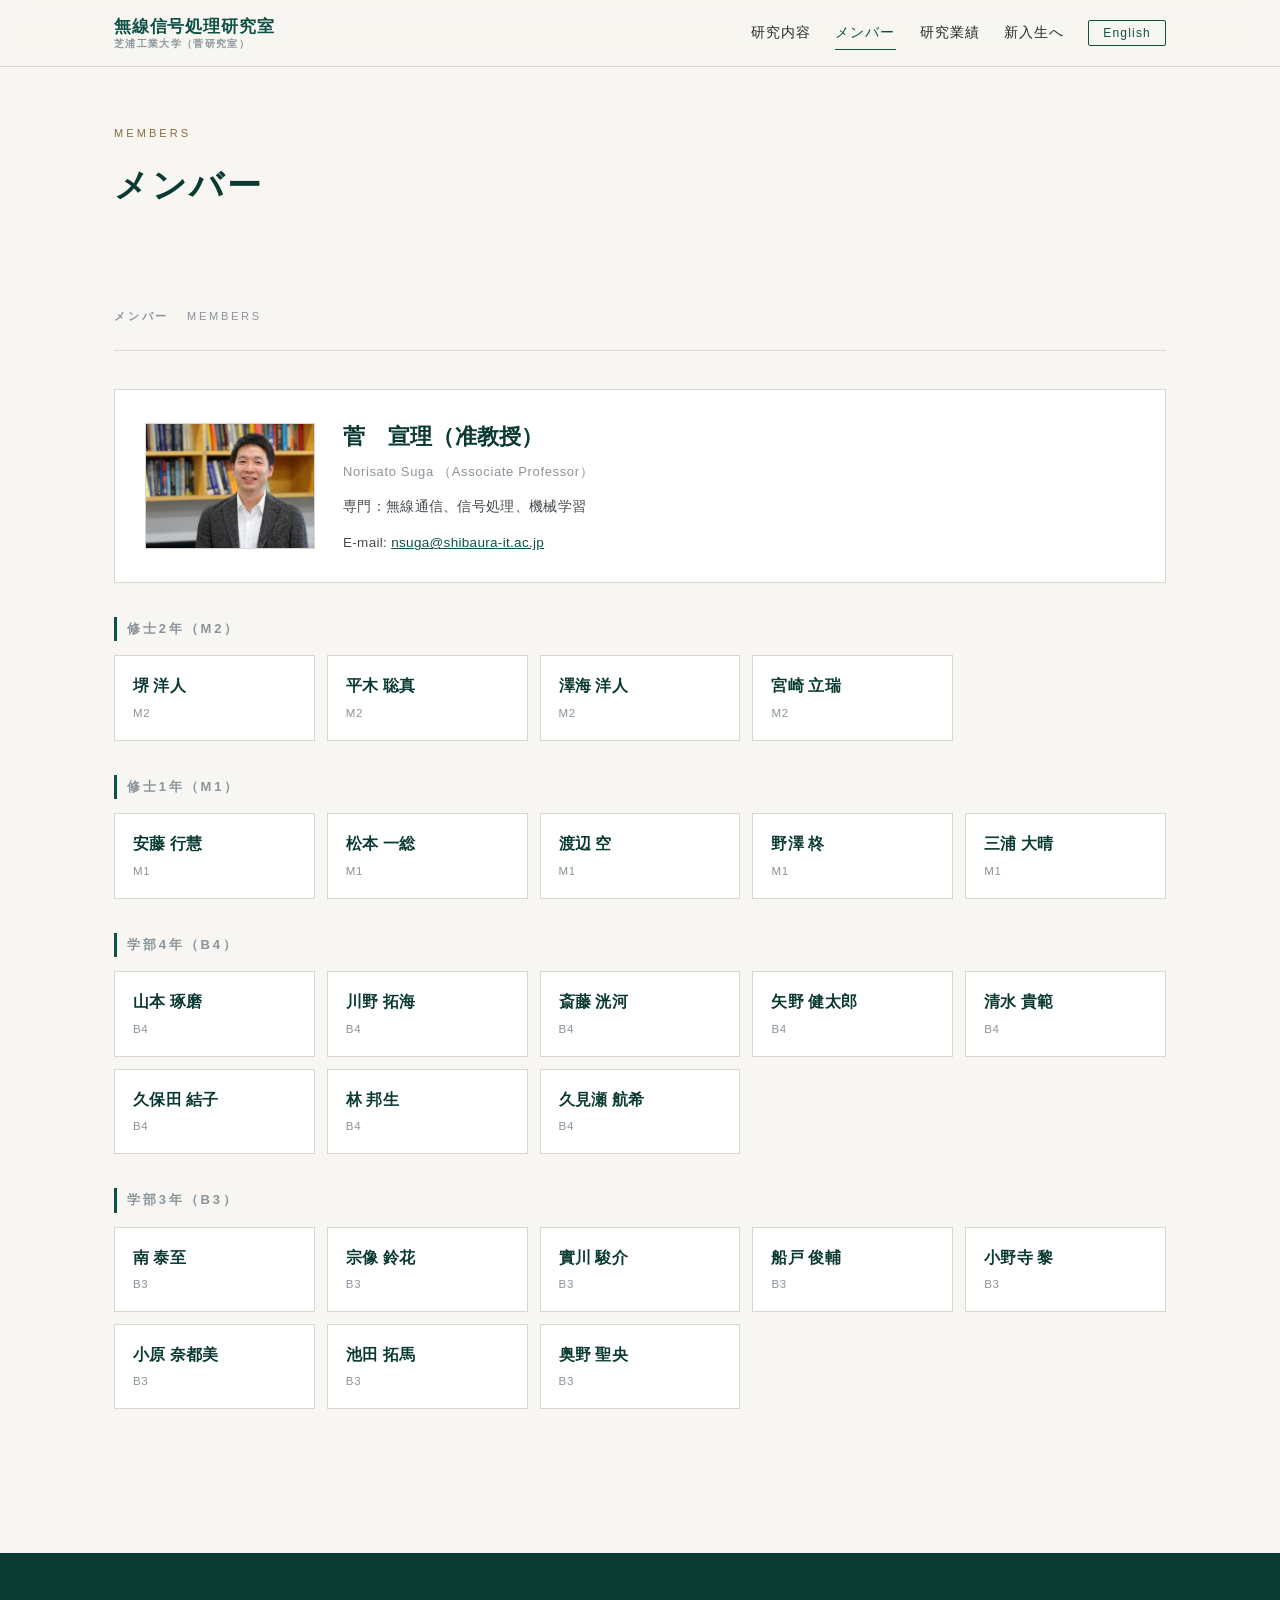
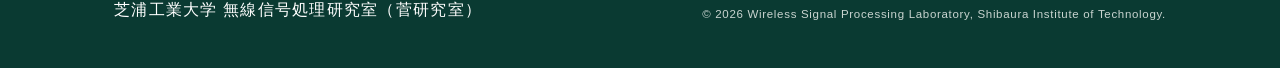
<file: members.html>
<!DOCTYPE html>
<html lang="ja" data-lang="ja">
<head>
<meta charset="UTF-8">
<meta name="viewport" content="width=device-width, initial-scale=1.0">
<title>メンバー | 芝浦工業大学 無線信号処理研究室</title>
<link rel="stylesheet" href="style.css">
<script src="main.js" defer></script>
</head>
<body>

<header>
  <div class="header-inner">
    <a class="brand" href="index.html">
      <span class="jp">無線信号処理研究室</span><span class="en">Wireless Signal Processing Lab</span>
      <small><span class="jp">芝浦工業大学（菅研究室）</span><span class="en">Shibaura Institute of Technology — Suga Lab</span></small>
    </a>
    <button class="menu-btn" aria-label="menu" onclick="document.querySelector('nav').classList.toggle('open')">☰</button>
    <nav>
      <a href="research.html"><span class="jp">研究内容</span><span class="en">Research</span></a>
      <a href="members.html" class="active"><span class="jp">メンバー</span><span class="en">Members</span></a>
      <a href="publications.html"><span class="jp">研究業績</span><span class="en">Publications</span></a>
      <a href="newcomers.html"><span class="jp">新入生へ</span><span class="en">For Newcomers</span></a>
      <button class="lang-btn" onclick="toggleLang()"><span class="jp">English</span><span class="en">日本語</span></button>
    </nav>
  </div>
</header>

<main id="top">
  <div class="page-head">
    <div class="ph-en">MEMBERS</div>
    <h1><span class="jp">メンバー</span><span class="en">Members</span></h1>
  </div>

<section id="members" class="reveal">
    <div class="sec-head"><h2><span class="jp">メンバー</span><span class="en">Members</span></h2><span>MEMBERS</span></div>

    <div class="faculty-card">
      <img class="f-photo" src="[data-uri]" alt="菅 宣理 准教授">
      <div>
        <div class="f-name"><span class="jp">菅　宣理（准教授）</span><span class="en">Norisato Suga (Associate Professor)</span></div>
        <div class="f-romaji jp">Norisato Suga （Associate Professor）</div>
        <div style="font-size:13.5px;color:#454b50;margin-top:10px">
          <span class="jp">専門：無線通信、信号処理、機械学習</span>
          <span class="en">Research interests: wireless communications, signal processing, machine learning</span>
        </div>
        <div class="f-mail">E-mail: <a href="mailto:nsuga@shibaura-it.ac.jp">nsuga@shibaura-it.ac.jp</a></div>
      </div>
    </div>

    <div class="member-group">
      <h3><span class="jp">修士2年（M2）</span><span class="en">MASTER'S STUDENTS — M2</span></h3>
      <div class="member-grid">
        <div class="m-card"><div class="m-name"><span class="jp">堺 洋人</span><span class="en">Hiroto Sakai</span></div><div class="m-role">M2</div></div>
        <div class="m-card"><div class="m-name"><span class="jp">平木 聡真</span><span class="en">Soma Hiraki</span></div><div class="m-role">M2</div></div>
        <div class="m-card"><div class="m-name"><span class="jp">澤海 洋人</span><span class="en">Hiroto Somi</span></div><div class="m-role">M2</div></div>
        <div class="m-card"><div class="m-name"><span class="jp">宮崎 立瑞</span><span class="en">Ritsuki Miyazaki</span></div><div class="m-role">M2</div></div>
      </div>
    </div>

    <div class="member-group">
      <h3><span class="jp">修士1年（M1）</span><span class="en">MASTER'S STUDENTS — M1</span></h3>
      <div class="member-grid">
        <div class="m-card"><div class="m-name"><span class="jp">安藤 行慧</span><span class="en">Yukie Ando</span></div><div class="m-role">M1</div></div>
        <div class="m-card"><div class="m-name"><span class="jp">松本 一総</span><span class="en">Kazusa Matsumoto</span></div><div class="m-role">M1</div></div>
        <div class="m-card"><div class="m-name"><span class="jp">渡辺 空</span><span class="en">Sora Watanabe</span></div><div class="m-role">M1</div></div>
        <div class="m-card"><div class="m-name"><span class="jp">野澤 柊</span><span class="en">Shu Nozawa</span></div><div class="m-role">M1</div></div>
        <div class="m-card"><div class="m-name"><span class="jp">三浦 大晴</span><span class="en">Taisei Miura</span></div><div class="m-role">M1</div></div>
      </div>
    </div>

    <div class="member-group">
      <h3><span class="jp">学部4年（B4）</span><span class="en">UNDERGRADUATES — B4</span></h3>
      <div class="member-grid">
        <div class="m-card"><div class="m-name"><span class="jp">山本 琢磨</span><span class="en">Takuma Yamamoto</span></div><div class="m-role">B4</div></div>
        <div class="m-card"><div class="m-name"><span class="jp">川野 拓海</span><span class="en">Takumi Kawano</span></div><div class="m-role">B4</div></div>
        <div class="m-card"><div class="m-name"><span class="jp">斎藤 洸河</span><span class="en">Koga Saito</span></div><div class="m-role">B4</div></div>
        <div class="m-card"><div class="m-name"><span class="jp">矢野 健太郎</span><span class="en">Kentaro Yano</span></div><div class="m-role">B4</div></div>
        <div class="m-card"><div class="m-name"><span class="jp">清水 貴範</span><span class="en">Takanori Shimizu</span></div><div class="m-role">B4</div></div>
        <div class="m-card"><div class="m-name"><span class="jp">久保田 結子</span><span class="en">Yuiko Kubota</span></div><div class="m-role">B4</div></div>
        <div class="m-card"><div class="m-name"><span class="jp">林 邦生</span><span class="en">Kunio Hayashi</span></div><div class="m-role">B4</div></div>
        <div class="m-card"><div class="m-name"><span class="jp">久見瀬 航希</span><span class="en">Koki Kumise</span></div><div class="m-role">B4</div></div>
      </div>
    </div>

    <div class="member-group">
      <h3><span class="jp">学部3年（B3）</span><span class="en">UNDERGRADUATES — B3</span></h3>
      <div class="member-grid">
        <div class="m-card"><div class="m-name"><span class="jp">南 泰至</span><span class="en">Taishi Minami</span></div><div class="m-role">B3</div></div>
        <div class="m-card"><div class="m-name"><span class="jp">宗像 鈴花</span><span class="en">Suzuka Munakata</span></div><div class="m-role">B3</div></div>
        <div class="m-card"><div class="m-name"><span class="jp">實川 駿介</span><span class="en">Shunsuke Jitsukawa</span></div><div class="m-role">B3</div></div>
        <div class="m-card"><div class="m-name"><span class="jp">船戸 俊輔</span><span class="en">Shunsuke Funato</span></div><div class="m-role">B3</div></div>
        <div class="m-card"><div class="m-name"><span class="jp">小野寺 黎</span><span class="en">Rei Onodera</span></div><div class="m-role">B3</div></div>
        <div class="m-card"><div class="m-name"><span class="jp">小原 奈都美</span><span class="en">Natsumi Ohara</span></div><div class="m-role">B3</div></div>
        <div class="m-card"><div class="m-name"><span class="jp">池田 拓馬</span><span class="en">Takuma Ikeda</span></div><div class="m-role">B3</div></div>
        <div class="m-card"><div class="m-name"><span class="jp">奥野 聖央</span><span class="en">Seo Okuno</span></div><div class="m-role">B3</div></div>
      </div>
    </div>
  </section>

</main>

<footer>
  <div class="footer-inner">
    <div class="f-brand"><span class="jp">芝浦工業大学 無線信号処理研究室（菅研究室）</span><span class="en">Wireless Signal Processing Laboratory, Shibaura Institute of Technology</span></div>
    <small>&copy; 2026 Wireless Signal Processing Laboratory, Shibaura Institute of Technology.</small>
  </div>
</footer>
</body>
</html>
</file>
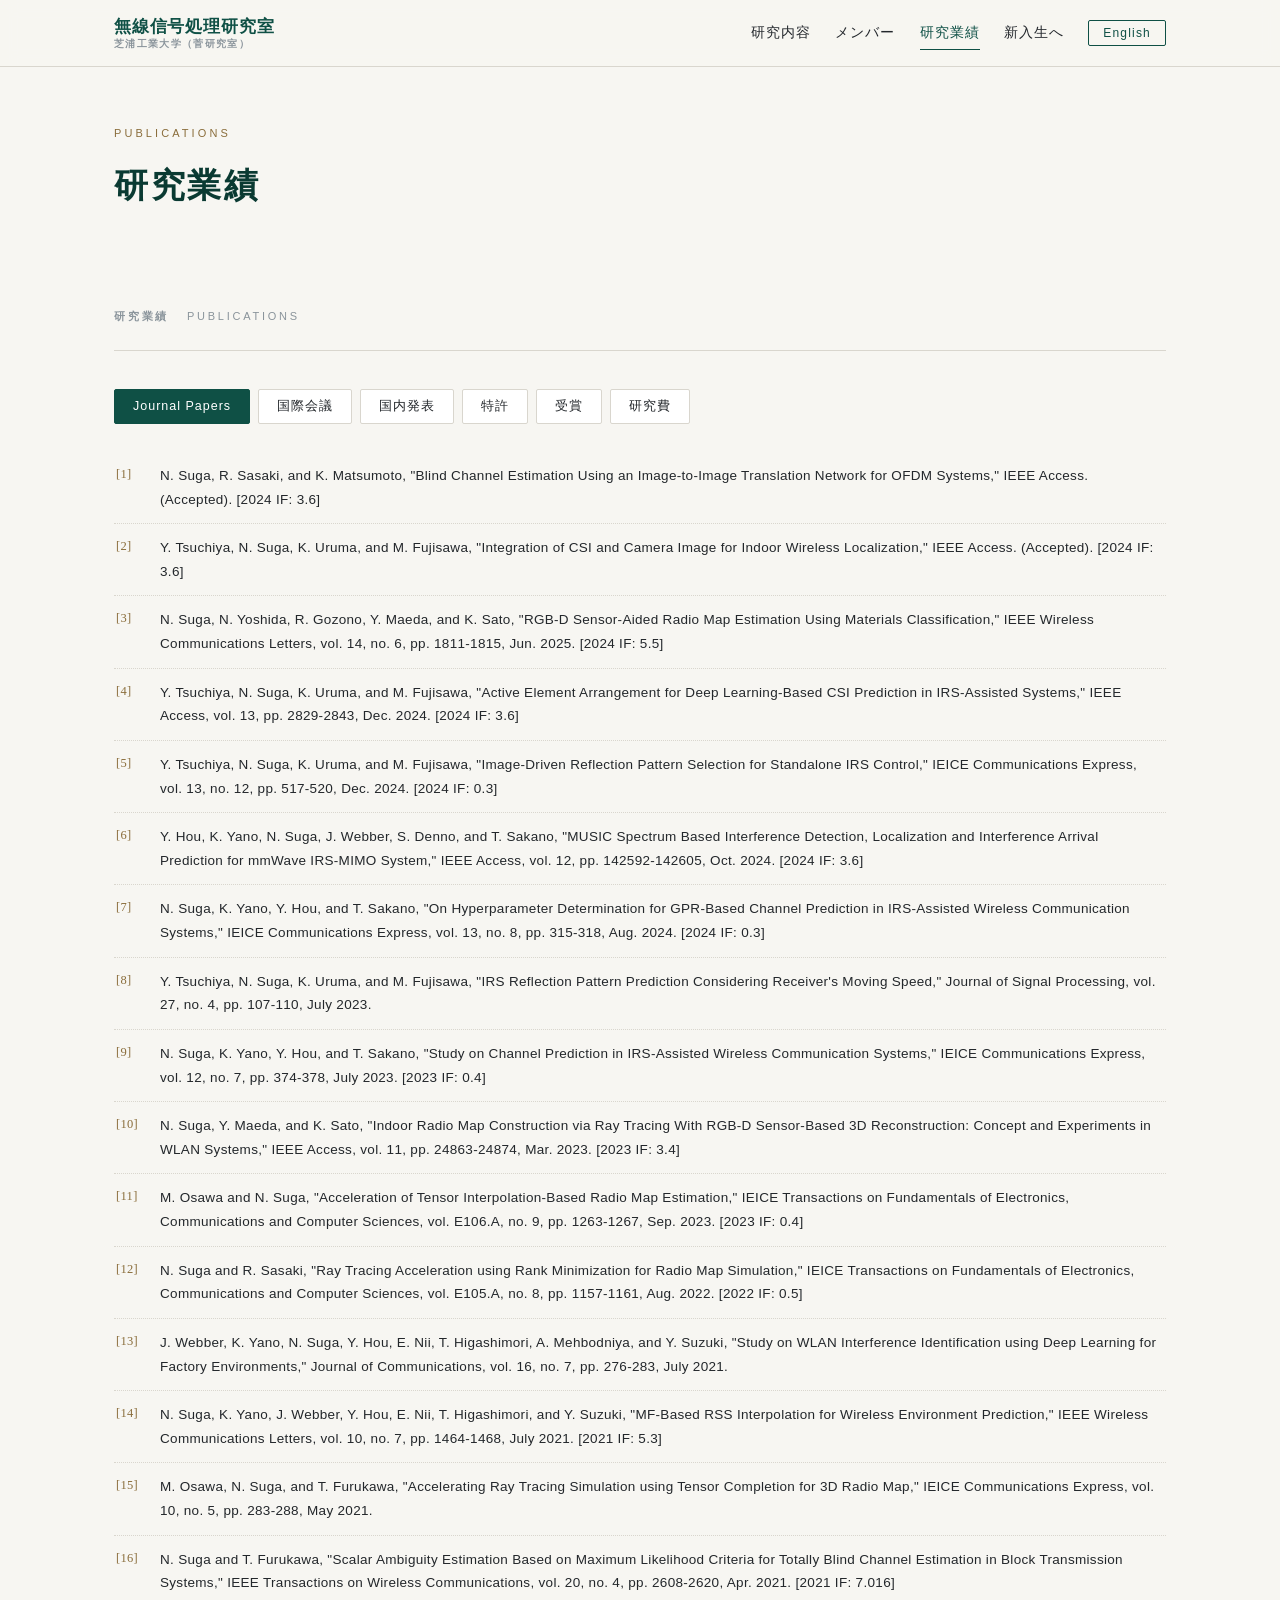
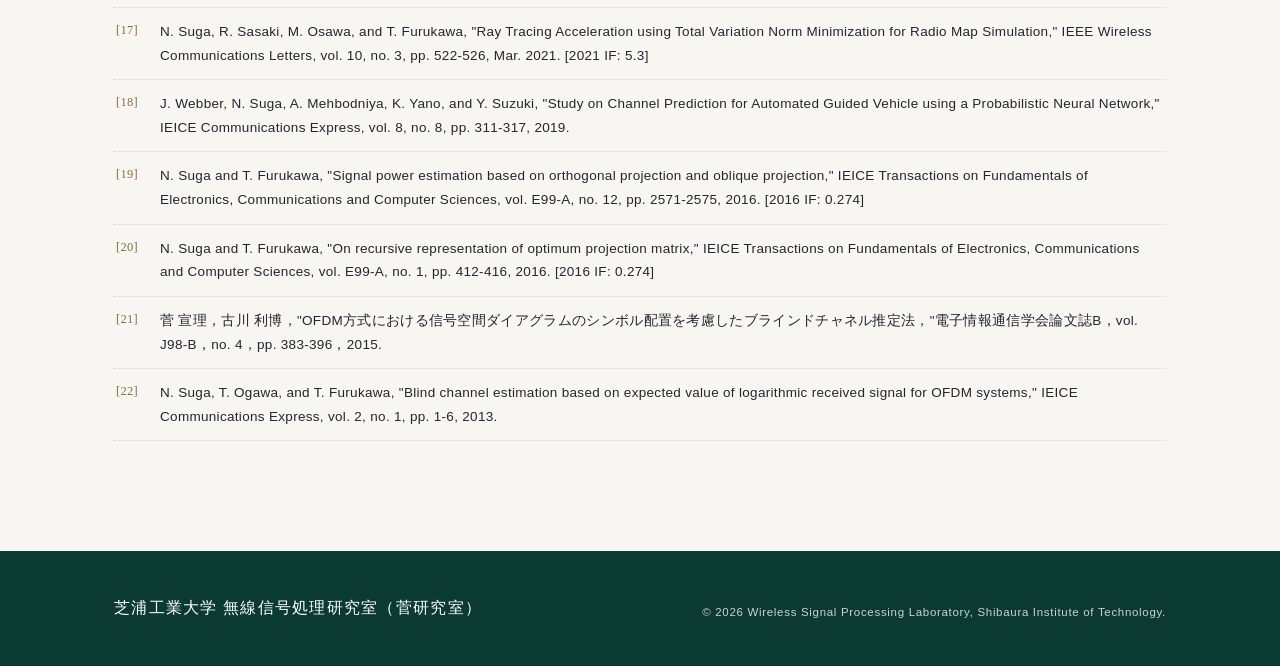
<file: publications.html>
<!DOCTYPE html>
<html lang="ja" data-lang="ja">
<head>
<meta charset="UTF-8">
<meta name="viewport" content="width=device-width, initial-scale=1.0">
<title>研究業績 | 芝浦工業大学 無線信号処理研究室</title>
<link rel="stylesheet" href="style.css">
<script src="main.js" defer></script>
</head>
<body>

<header>
  <div class="header-inner">
    <a class="brand" href="index.html">
      <span class="jp">無線信号処理研究室</span><span class="en">Wireless Signal Processing Lab</span>
      <small><span class="jp">芝浦工業大学（菅研究室）</span><span class="en">Shibaura Institute of Technology — Suga Lab</span></small>
    </a>
    <button class="menu-btn" aria-label="menu" onclick="document.querySelector('nav').classList.toggle('open')">☰</button>
    <nav>
      <a href="research.html"><span class="jp">研究内容</span><span class="en">Research</span></a>
      <a href="members.html"><span class="jp">メンバー</span><span class="en">Members</span></a>
      <a href="publications.html" class="active"><span class="jp">研究業績</span><span class="en">Publications</span></a>
      <a href="newcomers.html"><span class="jp">新入生へ</span><span class="en">For Newcomers</span></a>
      <button class="lang-btn" onclick="toggleLang()"><span class="jp">English</span><span class="en">日本語</span></button>
    </nav>
  </div>
</header>

<main id="top">
  <div class="page-head">
    <div class="ph-en">PUBLICATIONS</div>
    <h1><span class="jp">研究業績</span><span class="en">Publications</span></h1>
  </div>

<section id="publications" class="reveal">
    <div class="sec-head"><h2><span class="jp">研究業績</span><span class="en">Publications</span></h2><span>PUBLICATIONS</span></div>

    <div class="tabs" role="tablist">
      <button class="tab-btn active" onclick="showTab(event,'journal')">Journal Papers</button>
      <button class="tab-btn" onclick="showTab(event,'conf')"><span class="jp">国際会議</span><span class="en">Int'l Conferences</span></button>
      <button class="tab-btn" onclick="showTab(event,'domestic')"><span class="jp">国内発表</span><span class="en">Domestic Talks</span></button>
      <button class="tab-btn" onclick="showTab(event,'patent')"><span class="jp">特許</span><span class="en">Patents</span></button>
      <button class="tab-btn" onclick="showTab(event,'award')"><span class="jp">受賞</span><span class="en">Awards</span></button>
      <button class="tab-btn" onclick="showTab(event,'grant')"><span class="jp">研究費</span><span class="en">Grants</span></button>
    </div>

    <div class="tab-panel active" id="tab-journal">
      <ol class="pub-list">
        <li>N. Suga, R. Sasaki, and K. Matsumoto, "Blind Channel Estimation Using an Image-to-Image Translation Network for OFDM Systems," IEEE Access. (Accepted). [2024 IF: 3.6]</li>
        <li>Y. Tsuchiya, N. Suga, K. Uruma, and M. Fujisawa, "Integration of CSI and Camera Image for Indoor Wireless Localization," IEEE Access. (Accepted). [2024 IF: 3.6]</li>
        <li>N. Suga, N. Yoshida, R. Gozono, Y. Maeda, and K. Sato, "RGB-D Sensor-Aided Radio Map Estimation Using Materials Classification," IEEE Wireless Communications Letters, vol. 14, no. 6, pp. 1811-1815, Jun. 2025. [2024 IF: 5.5]</li>
        <li>Y. Tsuchiya, N. Suga, K. Uruma, and M. Fujisawa, "Active Element Arrangement for Deep Learning-Based CSI Prediction in IRS-Assisted Systems," IEEE Access, vol. 13, pp. 2829-2843, Dec. 2024. [2024 IF: 3.6]</li>
        <li>Y. Tsuchiya, N. Suga, K. Uruma, and M. Fujisawa, "Image-Driven Reflection Pattern Selection for Standalone IRS Control," IEICE Communications Express, vol. 13, no. 12, pp. 517-520, Dec. 2024. [2024 IF: 0.3]</li>
        <li>Y. Hou, K. Yano, N. Suga, J. Webber, S. Denno, and T. Sakano, "MUSIC Spectrum Based Interference Detection, Localization and Interference Arrival Prediction for mmWave IRS-MIMO System," IEEE Access, vol. 12, pp. 142592-142605, Oct. 2024. [2024 IF: 3.6]</li>
        <li>N. Suga, K. Yano, Y. Hou, and T. Sakano, "On Hyperparameter Determination for GPR-Based Channel Prediction in IRS-Assisted Wireless Communication Systems," IEICE Communications Express, vol. 13, no. 8, pp. 315-318, Aug. 2024. [2024 IF: 0.3]</li>
        <li>Y. Tsuchiya, N. Suga, K. Uruma, and M. Fujisawa, "IRS Reflection Pattern Prediction Considering Receiver's Moving Speed," Journal of Signal Processing, vol. 27, no. 4, pp. 107-110, July 2023.</li>
        <li>N. Suga, K. Yano, Y. Hou, and T. Sakano, "Study on Channel Prediction in IRS-Assisted Wireless Communication Systems," IEICE Communications Express, vol. 12, no. 7, pp. 374-378, July 2023. [2023 IF: 0.4]</li>
        <li>N. Suga, Y. Maeda, and K. Sato, "Indoor Radio Map Construction via Ray Tracing With RGB-D Sensor-Based 3D Reconstruction: Concept and Experiments in WLAN Systems," IEEE Access, vol. 11, pp. 24863-24874, Mar. 2023. [2023 IF: 3.4]</li>
        <li>M. Osawa and N. Suga, "Acceleration of Tensor Interpolation-Based Radio Map Estimation," IEICE Transactions on Fundamentals of Electronics, Communications and Computer Sciences, vol. E106.A, no. 9, pp. 1263-1267, Sep. 2023. [2023 IF: 0.4]</li>
        <li>N. Suga and R. Sasaki, "Ray Tracing Acceleration using Rank Minimization for Radio Map Simulation," IEICE Transactions on Fundamentals of Electronics, Communications and Computer Sciences, vol. E105.A, no. 8, pp. 1157-1161, Aug. 2022. [2022 IF: 0.5]</li>
        <li>J. Webber, K. Yano, N. Suga, Y. Hou, E. Nii, T. Higashimori, A. Mehbodniya, and Y. Suzuki, "Study on WLAN Interference Identification using Deep Learning for Factory Environments," Journal of Communications, vol. 16, no. 7, pp. 276-283, July 2021.</li>
        <li>N. Suga, K. Yano, J. Webber, Y. Hou, E. Nii, T. Higashimori, and Y. Suzuki, "MF-Based RSS Interpolation for Wireless Environment Prediction," IEEE Wireless Communications Letters, vol. 10, no. 7, pp. 1464-1468, July 2021. [2021 IF: 5.3]</li>
        <li>M. Osawa, N. Suga, and T. Furukawa, "Accelerating Ray Tracing Simulation using Tensor Completion for 3D Radio Map," IEICE Communications Express, vol. 10, no. 5, pp. 283-288, May 2021.</li>
        <li>N. Suga and T. Furukawa, "Scalar Ambiguity Estimation Based on Maximum Likelihood Criteria for Totally Blind Channel Estimation in Block Transmission Systems," IEEE Transactions on Wireless Communications, vol. 20, no. 4, pp. 2608-2620, Apr. 2021. [2021 IF: 7.016]</li>
        <li>N. Suga, R. Sasaki, M. Osawa, and T. Furukawa, "Ray Tracing Acceleration using Total Variation Norm Minimization for Radio Map Simulation," IEEE Wireless Communications Letters, vol. 10, no. 3, pp. 522-526, Mar. 2021. [2021 IF: 5.3]</li>
        <li>J. Webber, N. Suga, A. Mehbodniya, K. Yano, and Y. Suzuki, "Study on Channel Prediction for Automated Guided Vehicle using a Probabilistic Neural Network," IEICE Communications Express, vol. 8, no. 8, pp. 311-317, 2019.</li>
        <li>N. Suga and T. Furukawa, "Signal power estimation based on orthogonal projection and oblique projection," IEICE Transactions on Fundamentals of Electronics, Communications and Computer Sciences, vol. E99-A, no. 12, pp. 2571-2575, 2016. [2016 IF: 0.274]</li>
        <li>N. Suga and T. Furukawa, "On recursive representation of optimum projection matrix," IEICE Transactions on Fundamentals of Electronics, Communications and Computer Sciences, vol. E99-A, no. 1, pp. 412-416, 2016. [2016 IF: 0.274]</li>
        <li>菅 宣理，古川 利博，"OFDM方式における信号空間ダイアグラムのシンボル配置を考慮したブラインドチャネル推定法，"電子情報通信学会論文誌B，vol. J98-B，no. 4，pp. 383-396，2015.</li>
        <li>N. Suga, T. Ogawa, and T. Furukawa, "Blind channel estimation based on expected value of logarithmic received signal for OFDM systems," IEICE Communications Express, vol. 2, no. 1, pp. 1-6, 2013.</li>
      </ol>
    </div>

    <div class="tab-panel" id="tab-conf">
      <ol class="pub-list">
        <li>S. Watanabe, N. Suga, "Sparse Radio Map-based Layout Tomographic Reconstruction," Proc. IEEE Vehicular Technology Conference (VTC-Spring), Nice, France, Jun. 2026.</li>
        <li>S. Nozawa, N. Suga, "Radio Map-to-Beamforming Weight Mapping via Conditional Invertible Neural Networks," Proc. IEEE Vehicular Technology Conference (VTC-Spring), Nice, France, Jun. 2026.</li>
        <li>Y. Ando, N. Suga, "Model Compression for Deep Learning-Based Channel Estimation Using Knowledge Distillation," Proc. International Workshop on Nonlinear Circuits, Communications and Signal Processing (NCSP), Hawaii, USA, Feb. to Mar. 2026.</li>
        <li>S. Watanabe, N. Suga, "Estimation of Indoor Structural Information Using Radio Maps," Proc. International Workshop on Nonlinear Circuits, Communications and Signal Processing (NCSP), Hawaii, USA, Feb. to Mar. 2026.</li>
        <li>S. Nozawa, N. Suga, "Digital Twin-Aided Beamforming Using Conditional Invertible Neural Networks," Proc. International Workshop on Nonlinear Circuits, Communications and Signal Processing (NCSP), Hawaii, USA, Feb. to Mar. 2026. <span class="award-mark">[Student Paper Award]</span></li>
        <li>I. Koido, N. Suga, "Gaussian Process Regression for IRS Channel Estimation in Near-Field Environments," Proc. International Workshop on Nonlinear Circuits, Communications and Signal Processing (NCSP), Hawaii, USA, Feb. to Mar. 2026. <span class="award-mark">[Student Paper Award]</span></li>
        <li>K. Okabe, N. Suga, "Projection Approximation Subspace Tracking-Based Channel Estimation for IRS Control," Proc. IEEE Consumer Communications &amp; Networking Conference (CCNC), Las Vegas, NV, USA, 2026, pp. 1-2.</li>
        <li>H. Somi, N. Suga, "Digital Twin-Aided Fingerprinting for Device-Free RF Sensing," International Symposium on Intelligent Signal Processing and Communication Systems (ISPACS), Bandung, Indonesia, 2025, pp. 1-6.</li>
        <li>Y. Tsuchiya, N. Suga, K. Uruma, M. Fujisawa, "Fisheye Camera-Aided Standalone IRS Control for Transmitter Beamforming," Proc. IEEE Region 10 Conference (TENCON), Kota Kinabalu, Malaysia, 2025, pp. 469-473.</li>
        <li>H. Sakai, N. Suga, "Study on Blind Channel Estimation Based on Deep Learning for M-PSK Signal," Proc. International Workshop on Nonlinear Circuits, Communications and Signal Processing (NCSP), Pulau Pinang, Malaysia, Feb. to Mar. 2025.</li>
        <li>T. Itagaki, N. Suga, "Wireless Terminal Localization Using Digital Twin of Indoor Wireless Environment," Proc. International Workshop on Nonlinear Circuits, Communications and Signal Processing (NCSP), Pulau Pinang, Malaysia, Feb. to Mar. 2025.</li>
        <li>Y. Tsuchiya, N. Suga, K. Uruma, M. Fujisawa, "Active Element Arrangement and Prediction Model for Channel Estimation in IRS-Assisted Systems," in Proc. IEEE Region 10 Conference (TENCON), Dec. 2024.</li>
        <li>Y. Tsuchiya, N. Suga, K. Uruma, M. Fujisawa, "IRS Controlling Method With Machine Learning Based on Position Information," in Proc. IEEE Global Conference on Consumer Electronics (GCCE), Oct. 2024.</li>
        <li>N. Suga, "Blind Channel Estimation for Reconfigurable Intelligent Surface Assisted OFDM Systems," in Proc. IEEE Vehicular Technology Conference (VTC-Spring), Singapore, Jun. 2024.</li>
        <li>S. Fujinuma, N. Suga, "USRP-Based CIR Measurement System and Evaluation of CIR Replica from Digital Twin of Wireless Environment," Proc. International Workshop on Nonlinear Circuits, Communications and Signal Processing (NCSP), Hawaii, USA, Feb. to Mar. 2024.</li>
        <li>I. Ichikawa, N. Suga, "Digital Twin-Aided Bayesian Channel Estimation in Indoor Propagation Environment," Proc. International Workshop on Nonlinear Circuits, Communications and Signal Processing (NCSP), Hawaii, USA, Feb. to Mar. 2024.</li>
        <li>S. Nakamura, N. Suga, "Training Received Point Reduction Using Predictive Variance of Gaussian Process Regression in Radio Map Estimation," Proc. International Workshop on Nonlinear Circuits, Communications and Signal Processing (NCSP), Hawaii, USA, Feb. to Mar. 2024.</li>
        <li>Y. Tsuchiya, N. Suga, K. Uruma, M. Fujisawa, "Prediction Model for IRS Channel Estimation Using CNN with Frequency Domain," Proc. International Workshop on Nonlinear Circuits, Communications and Signal Processing (NCSP), Hawaii, USA, Feb. to Mar. 2024.</li>
        <li>Y. Tsuchiya, N. Suga, K. Uruma, M. Fujisawa, "IRS Reflection Pattern Prediction Considering Receiver's Moving Speed," Proc. International Workshop on Nonlinear Circuits, Communications and Signal Processing (NCSP), Hawaii, USA, Feb. to Mar. 2023.</li>
        <li>M. Osawa, N. Suga, Y. Tsuchiya, M. Fujisawa, "3D indoor positioning system using tensor rank minimization based radio map interpolation," Proc. International Workshop on Nonlinear Circuits, Communications and Signal Processing (NCSP), Hawaii, USA, Feb. to Mar. 2023.</li>
        <li>Y. Hou, K. Yano, N. Suga, S. Denno, and T. Sakano, "MUSIC Spectrum Based Interference Detection and Localization for mmWave RIS-MIMO System," Proc. 25th International Conference on Advanced Communication Technology (ICACT), Pyeongchang, Republic of Korea, Feb. 2023.</li>
        <li>Y. Tsuchiya, N. Suga, K. Uruma, K. Yano, T. Suzuki, M. Fujisawa, "WLAN throughput prediction using deep learning with throughput, RSS, and COR," Proc. International Symposium on Intelligent Signal Processing and Communication Systems (ISPACS), Penang, Malaysia, Nov. 2022.</li>
        <li>Y. Tsuchiya, N. Suga, K. Uruma, and M. Fujisawa, "LSTM-based Spectral Efficiency Prediction by Capturing Wireless Terminal Movement in IRS-Assisted Systems," in Proc. IEEE Vehicular Technology Conference (VTC-Spring), Helsinki, Finland, Jun. 2022.</li>
        <li>Y. Hou, K. Yano, N. Suga, J. Webber, E. Nii, T. Higashimori, S. Denno, Y. Suzuki, "A Study of Time-series Data Prediction using Probabilistic Neural Networks and Convolutional Neural Networks," in Proc. IEEE 23rd International Conference on Advanced Communications Technology (ICACT), virtual conference, Feb. 2021.</li>
        <li>R. Sato, R. Sasaki, N. Suga, and T. Furukawa, "Creation and Analysis of Emotional Speech Database for Multiple Emotions Recognition," in Proc. O-COCOSDA, virtual conference, Nov. 2020. <span class="award-mark">[Best Paper Award]</span></li>
        <li>N. Suga, R. Sasaki, Y. Tanaka, K. Uruma, and T. Takahashi, "LLR Calculation for On-Off Keying in Screen to Camera Communication Systems," in Proc. 63rd IEEE International Midwest Symposium on Circuits and Systems (MWSCAS), virtual conference, Aug. 2020.</li>
        <li>Y. Tanaka, K. Uruma, R. Sasaki, N. Suga, and T. Takahashi, "Frame Recovery Method for Screen to Camera Communication Using CMOS Sensor Camera," in Proc. 63rd IEEE International Midwest Symposium on Circuits and Systems (MWSCAS), virtual conference, Aug. 2020.</li>
        <li>R. Sato, R. Sasaki, N. Suga, and T. Furukawa, "Recognition of Multiple Speaker's Emotion using Continuous Emotion Intensity and Creating Emotional Speech Dataset for Deep Learning," in Proc. NCSP, Hawaii, USA, Feb. to Mar. 2020.</li>
        <li>T. Maeda, N. Suga, and T. Furukawa, "PAPR Performance of CI-OFDM with Totally Blind Channel Estimation," in Proc. NCSP, Hawaii, USA, Feb. to Mar. 2020.</li>
        <li>N. Suga, K. Yano, J. Webber, Y. Hou, T. Higashimori, and Y. Suzuki, "Estimation of Probability Density Function Using Multi-bandwidth Kernel Density Estimation for WLAN Throughput," in Proc. International Conference on Artificial Intelligence in Information and Communication (ICAIIC), Fukuoka, Japan, Feb. 2020.</li>
        <li>N. Suga, K. Yano, J. Webber, Y. Hou, T. Higashimori, and Y. Suzuki, "Prediction of QoS Outage Probability for Wireless Communication in Factory Environments," in Proc. IEEE IINTEC, Gammarth, Tunisia, Dec. 2019.</li>
        <li>N. Suga, R. Sasaki, and T. Furukawa, "Pilot Allocation for Iteration Reduction of Channel Estimation Using MF-Based Interpolation," in Proc. ISPACS, Taipei, Taiwan, Dec. 2019. <span class="award-mark">[Best Paper Award, First Place]</span></li>
        <li>J. Webber, N. Suga, S. Ano, Y. Hou, A. Mehbodniya, T. Higashimori, K. Yano, and Y. Suzuki, "Machine Learning-based RSSI Prediction in Factory Environments," in Proc. Asia-Pacific Conference on Communications (APCC), Ho Chi Minh City, Vietnam, Nov. 2019.</li>
        <li>N. Suga, R. Sasaki, and T. Furukawa, "Channel Estimation Using Matrix Factorization Based Interpolation for OFDM Systems," in Proc. IEEE Vehicular Technology Conference (VTC-Fall), Hawaii, USA, Sept. 2019.</li>
        <li>J. Webber, N. Suga, A. Mehbodniya, K. Yano, and T. Kumagai, "Study on Fading Prediction for Automated Guided Vehicle Using Probabilistic Neural Network," in Proc. Asia-Pacific Microwave Conference (APMC), Kyoto, Japan, Nov. 2018.</li>
        <li>N. Suga, N. Egashira, K. Yano and T. Kumagai, "Frame error rate prediction for WLAN systems with multiband simultaneous transmission," in Proc. IEEE 28th Annual International Symposium on Personal, Indoor, and Mobile Radio Communications (PIMRC), Montreal, QC, Oct. 2017.</li>
        <li>N. Suga and T. Furukawa, "SINR estimation based on subspace projection," in Proc. NCSP, Hawaii, USA, Mar. 2016.</li>
        <li>N. Suga and T. Furukawa, "On biased projection method," in Proc. 8th International Conference on Signal Processing and Communication Systems (ICSPCS), Gold Coast, QLD, 2014.</li>
        <li>N. Suga and T. Furukawa, "Iterative updating of oblique projection matrix," in Proc. ISPACS, Okinawa, Japan, Nov. 2013.</li>
        <li>N. Suga, T. Ogawa, and T. Furukawa, "Inter-block interference removing based on oblique projection for single carrier block transmission system without CP," in Proc. RISP NCSP, Hawaii, USA, Mar. 2013.</li>
        <li>N. Suga, T. Ogawa, and T. Furukawa, "Blind multiuser detector based on oblique projection for asynchronous MC-CDMA system without channel estimation," in Proc. 12th IEEE International Symposium on Signal Processing and Information Technology (ISSPIT), Ho Chi Minh City, Vietnam, Dec. 2012.</li>
      </ol>
    </div>

    <div class="tab-panel" id="tab-domestic">
      <ol class="pub-list">
        <li>初澤 正悠，菅 宣理，"IRSで形成される動的なRadio Mapの推定" 電子情報通信学会2026年総合大会講演論文集，B-18-08，2026年3月．</li>
        <li>原 拓海，菅 宣理，"深層学習を用いた伝搬路推定におけるデジタルツインにより生成したCIRの有効性検証" 電子情報通信学会2026年総合大会講演論文集，B-18-08，2026年3月．</li>
        <li>藤沼 俊介，菅 宣理，"Wi-FiのCFR波形形状と電力情報を用いた屋内壁位置推定" 電子情報通信学会 第31回 東京支部学生会研究発表会 2025年3月7日．</li>
        <li>溝上 光輝，菅 宣理，"ディジタルツインを用いたブラインドチャネル推定" 電子情報通信学会 第31回 東京支部学生会研究発表会 2025年3月7日．</li>
        <li>竹嶋 奏人，菅 宣理，"環境情報を入力とした深層学習によるマルチパス電波伝搬特性推定" 電子情報通信学会 第31回 東京支部学生会研究発表会 2025年3月7日．</li>
        <li>市川 樹，菅 宣理，"屋内伝搬環境のデジタルツインに基づくAoA推定のための到来波数推定手法" 電子情報通信学会 SRW研究会 2026年1月13日．</li>
        <li>郷園 諒太郎，菅 宣理，"RGB画像に対する素材分類とLiDAR点群を用いた電波伝搬推定" 電子情報通信学会 SRW研究会 2026年1月13日．</li>
        <li>三浦 大晴，菅 宣理，"遺伝的アルゴリズムを用いたIRS上のアクティブ素子配置の決定に関する研究" 電子情報通信学会 RCS 研究会 2025年11月13日．</li>
        <li>小井土 樹，菅 宣理，"ガウス過程回帰によるニアフィールド環境下のIRSチャネル推定" 電子情報通信学会 RCS 研究会 2025年11月13日．</li>
        <li>堺 洋人，佐々木 亮平，松本 一総，菅 宣理，"深層学習に基づくブラインド伝搬路推定のための次元削減に関する研究" 電子情報通信学会 SRW研究会 2025年7月24日．</li>
        <li>松本 一総，堺 洋人，佐々木 亮平，菅 宣理，"OFDM通信における深層学習に基づく完全ブラインド伝搬路推定に関する一検討" 電子情報通信学会 SRW研究会 2025年7月24日．</li>
        <li>澤海 洋人，菅 宣理，"ディジタルツインによる伝搬路の事前情報を用いたOFDM方式における信号同期" 電子情報通信学会 第30回 東京支部学生会研究発表会 2025年3月．<span class="award-mark">[学生奨励賞受賞]</span></li>
        <li>福田 哲哉，菅 宣理，"IRSを用いた無線通信における部分空間法を用いたSemi-Blind伝搬路推定" 電子情報通信学会 第30回 東京支部学生会研究発表会 2025年3月．</li>
        <li>吉田 侑生，菅 宣理，"IRS-assistedシステムにおけるサンプリング間隔で反射係数を切り替える高速ブラインド推定" 電子情報通信学会 第30回 東京支部学生会研究発表会 2025年3月．</li>
        <li>菅 宣理，矢野 一人，侯 亜飛，坂野 寿和，"IRSを用いた無線通信システムにおけるガウス過程回帰による伝搬路予測のためのカーネル関数に関する一検討" 信学技報, vol. 123, no. 434, RCS2023-286, pp. 140-145, 2024年3月.</li>
        <li>吉田 尚矢，菅 宣理，"RGB-D画像に対する素材分類ディープラーニングを用いたRadio Map推定" 電子情報通信学会2024年総合大会講演論文集，B-18-03，2024年3月．</li>
        <li>土屋 瑛梧，菅 宣理，"IRSを用いた無線通信システムにおけるガウス過程回帰による伝搬路推定間隔の動的制御" 電子情報通信学会2024年総合大会講演論文集，B-18-02，2024年3月．</li>
        <li>椎木 亨泰，雨車 和憲，土屋 文彦，菅 宣理，"TransformerベースのInpaintingによるRISを用いる通信方式のためのデータ補間手法の提案" 電子情報通信学会2024年総合大会講演論文集，D-11A-38，2024年3月．</li>
        <li>土屋 文彦，菅 宣理，雨車 和憲，藤沢 匡哉，"IRSを用いる無線通信システムにおけるアクティブ素子配置についての検討" 電子情報通信学会2024年総合大会講演論文集，B-5B-29，2024年3月．</li>
        <li>市川 樹，菅 宣理，"屋内伝搬環境のデジタルツインに基づくベイズ型チャネル推定" 信学技報, vol. 123, no. 340, RCS2023-210, pp. 31-36, 2024年1月.</li>
        <li>菅 宣理，矢野 一人，侯 亜飛，坂野 寿和，"IRS assisted 無線通信システムにおける伝搬路予測による伝搬路推定オーバーヘッドの削減" 信学技報, vol. 123, no. 75, SRW2023-4, pp. 19-24, 2023年6月.（依頼講演）</li>
        <li>菅 宣理，矢野 一人，侯 亜飛，坂野 寿和，"IRS制御における伝搬路変動の影響の評価" 電子情報通信学会2023年総合大会講演論文集 B-18-1 2023年3月．</li>
        <li>菅 宣理，矢野 一人，侯 亜飛，坂野 寿和，"IRSを用いる無線通信システムにおけるガウス過程回帰による伝搬路予測" 信学技報 122(401) 13-18 2023年3月．</li>
        <li>佐藤 光哉，菅 宣理，前田 慶博，"イメージセンサおよび三次元再構成を用いた屋内電波伝搬シミュレーションの自動化に向けた検討" 信学技報 122(12) 55-57 2022年5月．</li>
        <li>ウェバー ジュリアン，矢野 一人，菅 宣理，鈴木 義規，"Investigation on Beamforming for IRS-Assisted MIMO-OFDM Communication using Machine Learning," 信学技報, vol. 121, no. 392, SR2021-86, pp. 6-13, 2022年3月.</li>
        <li>菅 宣理，矢野 一人，ウェバー ジュリアン，鈴木 義規，"IRS-Assisted MIMO-OFDM方式における伝搬路行列の予測に関する検討," 信学技報, vol. 121, no. 392, SR2021-85, pp. 1-5, 2022年3月.</li>
        <li>土屋 文彦，菅 宣理，雨車 和憲，藤沢 匡哉，"無線端末の移動を考慮したLSTMによるIRSの反射パターン予測," 電子情報通信学会2022年総合大会講演論文集，B-5-28，2022年3月．</li>
        <li>菅 宣理，佐々木 亮平，"ランク最小化に基づく電波マップシミュレーションの高速化," 第34回 回路とシステムワークショップ，2021年8月．（査読あり）</li>
        <li>菅 宣理，矢野 一人，ウェバー ジュリアン，侯 亜飛，新居 英志，東森 敏英，鈴木 義規，"行列補完を用いた欠損のある受信電力系列の復元と将来値の予測" 信学技報, vol. 121, no. 15, CQ2021-12, pp. 47-52, 2021年5月.（依頼講演）</li>
        <li>新居 英志，菅 宣理，東森 敏英，矢野 一人，鈴木 義規，"製造現場における無線通信異常の原因推定および位置推定手法に関する検討," 信学技報, vol. 120, no. 238, SR2020-31, pp. 56-63, 2020年11月.</li>
        <li>矢野 一人，菅 宣理，ウェバー ジュリアン，侯 亜飛，新居 英志，東森 敏英，鈴木 義規，"工場環境における所要通信品質非充足予測技術の研究開発," 信学技報, vol. 120, no. 204, RCS2020-108, pp. 86-91, 2020年10月.（依頼講演）</li>
        <li>大澤 充，菅 宣理，古川 利博，"電波伝搬における3次元信号強度データのテンソル補間," 電子情報通信学会2020年ソサイエティ大会講演論文集，B-1-12，2020年9月．</li>
        <li>久保田 悟，雨車 和憲，田中 勇帆，菅 宣理，古川 利博，"NMRS信号のスパース性に基づいたデノイジング手法の提案," 信学技報, vol. 119, no. 377, SIP2019-87, pp. 221-225, 2020年1月.</li>
        <li>菅 宣理，東森 敏英，矢野 一人，ウェバー ジュリアン，鈴木 義規，"QoSの予測誤差分布を用いた所要QoS非充足確率推定," 革新的無線通信技術に関する横断型研究会 MIKA 2019, 2019年10月．</li>
        <li>前田 拓史，菅 宣理，古川 利博，"非対称16QAMを用いたブラインドチャネル推定法," 第32回 回路とシステムワークショップ，pp. 270-271，2019年8月．（査読あり）</li>
        <li>菅 宣理，東森 敏英，矢野 一人，ウェバー ジュリアン，江頭 直人，鈴木 義規，"機械学習による無線アプリケーションのQoS非充足確率予測," 電子情報通信学会2019年総合大会講演論文集，B-17-7，2019年3月．</li>
        <li>丸田 一輝，中山 悠，田中 健，安永 遼真，菅 宣理，本田 一暁，久野 大介，安 昌俊，"ビークルセルネットワークの無線フロントホールにおけるビーム追従法," 第81回全国大会講演論文集 2019(1) 55-56 2019年2月28日．</li>
        <li>菅 宣理，ウェバー ジュリアン，江頭 直人，矢野 一人，鈴木 義規，熊谷 智明，"PNNとアノマリ成分推定による未学習時系列データの予測手法," 電子情報通信学会2018年ソサイエティ大会講演論文集，2018年9月．</li>
        <li>菅 宣理，ウェバー ジュリアン，東森 敏英，江頭 直人，矢野 一人，鈴木 義規，"機械学習に基づく異常検知を用いた無線通信品質の劣化予兆検知" 革新的無線通信技術に関する横断型研究会 MIKA 2018, 2018年9月．<span class="award-mark">[若手ポスター賞]</span></li>
        <li>J. Webber, N. Suga, N. Egashira, K. Yano, and T. Kumagai, "Probabilistic neural network for predicting channel of unmanned ground vehicle in smart factory," 2018 信学総大，B-17-17，2018年3月．</li>
        <li>菅 宣理，ウェバー ジュリアン，東森 敏英，江頭 直人，矢野 一人，熊谷 智明，"狭空間における無線通信システムのアノマリ検出に関する一検討," 電子情報通信学会2018年総合大会講演論文集，B-17-18，2018年3月．</li>
        <li>菅 宣理，ウェバー ジュリアン，東森 敏英，江頭 直人，矢野 一人，熊谷 智明，"クラスタリングに基づくアノマリ検出法の無線環境変動パターンへの適用," 信学技報, vol. 117, no. 457, SR2017-135, pp. 125-129, 2018年2月.</li>
        <li>菅 宣理，江頭 直人，矢野 一人，熊谷 智明，"パンクチャド畳み込み符号を適用した無線LANのFER予測," 電子情報通信学会2017年ソサイエティ大会講演論文集，2017年9月．</li>
        <li>江頭 直人，矢野 一人，菅 宣理，熊谷 智明，"複数周波数帯同時伝送無線LANの送信電力・伝送レート制御方式," 電子情報通信学会2017年総合大会講演論文集，B-5-143，2017年3月．</li>
        <li>菅 宣理，江頭 直人，矢野 一人，熊谷 智明，"IEEE 802.11 無線LANに適した畳み込み符号化OFDM伝送のビット誤り率予測," 信学技報，IT2016-125，2017年3月．</li>
        <li>菅 宣理，古川 利博，"OFDM通信における完全ブラインドチャネル推定とそのCramer Raoの下界," 電子情報通信学会2016年ソサイエティ大会講演論文集，2016年9月．</li>
        <li>菅 宣理，古川 利博，"OFDM方式における対数の期待値を用いたブラインドチャネル推定法の提案," 第28回信号処理シンポジウム，2013年11月．</li>
        <li>菅 宣理，小河 誠巳，古川 利博，"非同期MC-CDMA方式における斜交射影を用いたブラインド検出器," 第27回信号処理シンポジウム，2012年11月．</li>
        <li>菅 宣理，小河 誠巳，古川 利博，"同期DS-CDMA通信における斜交射影アルゴリズムを用いたブラインド検出器," 信学技報, vol. 111, no. 404, RCS2011-274, pp. 43-48, 2012年1月．</li>
      </ol>
    </div>

    <div class="tab-panel" id="tab-patent">
      <ol class="pub-list">
        <li>菅 宣理，矢野 一人，ウェバー ジュリアン，侯 亜飛，東森 敏英，鈴木 義規，"データ補間処理方法、データ補間処理装置、プログラム、学習処理装置、および、予測処理装置"，特願2020-190715．</li>
        <li>菅 宣理，矢野 一人，ウェバー ジュリアン，侯 亜飛，東森 敏英，鈴木 義規，"データ補間処理方法、データ補間処理装置、プログラム、学習処理装置、および、予測処理装置"，特願2020-190717．</li>
        <li>菅 宣理，矢野 一人，ウェバー ジュリアン，侯 亜飛，東森 敏英，鈴木 義規，"通信状況予測装置、通信状況予測方法、および、プログラム"，特願2020-022540，出願日2020年2月13日．</li>
        <li>菅 宣理，矢野 一人，ウェバー ジュリアン，侯 亜飛，東森 敏英，鈴木 義規，"通信状況予測装置、通信状況予測方法、および、プログラム"，特願2020-018514，出願日2020年2月6日．</li>
        <li>菅 宣理，東森 敏英，ウェバー ジュリアン，矢野 一人，江頭 直人，鈴木 義規，"通信状況予測装置、通信状況予測方法、および、プログラム"，特願2019-029078，出願日2019年2月21日．</li>
        <li>菅 宣理，東森 敏英，ウェバー ジュリアン，矢野 一人，江頭 直人，鈴木 義規，"通信状況予測装置、通信状況予測方法、および、プログラム"，特願2019-029062，出願日2019年2月21日．</li>
        <li>菅 宣理，ウェバー ジュリアン，東森 敏英，江頭 直人，矢野 一人，熊谷 智明，"無線状況予測装置、無線状況予測方法、および、プログラム"，特願2018-054975，出願日2018年3月22日．</li>
        <li>ウェバー ジュリアン，菅 宣理，メーボドニヤ アボルファズル，江頭 直人，矢野 一人，熊谷 智明，"無線状況予測装置、無線状況予測方法、および、プログラム"，特願2018-042747，出願日2018年3月9日．</li>
        <li>菅 宣理，江頭 直人，矢野 一人，熊谷 智明，"フレームエラーレート予測装置、無線通信装置および無線通信システム"，特願2017-218555，出願日2017年11月13日．</li>
        <li>菅 宣理，江頭 直人，矢野 一人，熊谷 智明，"フレームエラーレート予測装置、無線通信装置および無線通信システム"，特願2017-218237，出願日2017年11月13日．</li>
        <li>菅 宣理，江頭 直人，矢野 一人，熊谷 智明，"フレームエラーレート予測装置、それを用いた無線通信装置および無線通信システム"，特願2017-217268，出願日2017年11月10日．</li>
        <li>菅 宣理，江頭 直人，矢野 一人，熊谷 智明，"フレームエラーレート予測装置、それを用いた無線通信装置および無線通信システム"，特願2017-217085，出願日2017年11月10日．</li>
        <li>江頭 直人，菅 宣理，矢野 一人，熊谷 智明，"無線通信装置および無線通信方法"，特願2017-215784，出願日2017年11月8日．</li>
        <li>菅 宣理，江頭 直人，矢野 一人，熊谷 智明，"フレームエラーレート予測装置、それを用いた無線通信装置および無線通信システム"，特願2017-098189，出願日2017年5月17日．</li>
        <li>江頭 直人，菅 宣理，矢野 一人，熊谷 智明，"無線通信装置および無線通信方法"，特願2017-170052，出願日2017年9月5日．</li>
      </ol>
    </div>

    <div class="tab-panel" id="tab-award">
      <h3 style="font-family:var(--serif);font-size:16px;color:var(--green-deep);margin-bottom:12px"><span class="jp">教員の受賞</span><span class="en">Faculty Awards</span></h3>
      <ol class="pub-list" style="margin-bottom:34px">
        <li><span class="jp">2023年3月 研究奨励賞，電子情報通信学会 短距離無線通信研究会</span><span class="en">Mar. 2023 — Research Encouragement Award, IEICE Technical Committee on Short Range Wireless Communications</span></li>
        <li><span class="jp">2020年11月 Best Paper Award, O-COCOSDA</span><span class="en">Nov. 2020 — Best Paper Award, O-COCOSDA</span></li>
        <li><span class="jp">2019年12月 Best Paper Award, First Place, ISPACS</span><span class="en">Dec. 2019 — Best Paper Award, First Place, ISPACS</span></li>
        <li><span class="jp">2018年9月 若手ポスター賞，革新的無線通信技術に関する横断型研究会（MIKA）</span><span class="en">Sep. 2018 — Young Researcher Poster Award, MIKA</span></li>
      </ol>
      <h3 style="font-family:var(--serif);font-size:16px;color:var(--green-deep);margin-bottom:12px"><span class="jp">研究指導学生の受賞</span><span class="en">Student Awards</span></h3>
      <ol class="pub-list">
        <li><span class="jp">2026年3月 Student Paper Award, 小井土 樹（NCSP'26）</span><span class="en">Mar. 2026 — Student Paper Award, I. Koido (NCSP'26)</span></li>
        <li><span class="jp">2026年3月 Student Paper Award, 野澤 柊（NCSP'26）</span><span class="en">Mar. 2026 — Student Paper Award, S. Nozawa (NCSP'26)</span></li>
        <li><span class="jp">2025年3月 学生奨励賞，澤海 洋人（電子情報通信学会 第30回 東京支部学生会研究発表会）</span><span class="en">Mar. 2025 — Student Encouragement Award, H. Somi (30th IEICE Tokyo Branch Student Workshop)</span></li>
        <li><span class="jp">2023年3月 Student Paper Award, 土屋 瑛梧（NCSP'23）</span><span class="en">Mar. 2023 — Student Paper Award, Y. Tsuchiya (NCSP'23)</span></li>
      </ol>
    </div>

    <div class="tab-panel" id="tab-grant">
      <ol class="pub-list">
        <li><span class="jp">電子通信普及財団 研究助成「深層ブラインド推定によるPilot-Freeな超多素子システムの実現」研究代表者，2,952千円，2026年度．</span><span class="en">Telecommunications Advancement Foundation Research Grant, "Pilot-Free Massive-Element Systems via Deep Blind Estimation," PI, FY2026.</span></li>
        <li><span class="jp">日本学術振興会 科研費 基盤研究（B）「光・無線統合センシングによる動的ディジタルツインと無線通信の相互最適化」研究代表者，14,200千円，2025〜2027年度．</span><span class="en">JSPS KAKENHI Grant-in-Aid for Scientific Research (B), "Mutual Optimization of Dynamic Digital Twins and Wireless Communications via Integrated Optical-Wireless Sensing," PI, FY2025-2027.</span></li>
        <li><span class="jp">環境省 環境研究総合推進費・委託費【問題対応型】「気候変動の暑熱リスクに対する学校建築の緩和と適応のシナジー」研究分担者，2022〜2024年度．</span><span class="en">Environment Research and Technology Development Fund (Ministry of the Environment), Co-Investigator, FY2022-2024.</span></li>
        <li><span class="jp">日本学術振興会 科研費 若手研究「IRS assisted system におけるセミブラインド伝搬路推定」研究代表者，2,400千円，2022〜2024年度．</span><span class="en">JSPS KAKENHI Grant-in-Aid for Early-Career Scientists, "Semi-Blind Channel Estimation in IRS-Assisted Systems," PI, FY2022-2024.</span></li>
        <li><span class="jp">国立研究開発法人情報通信研究機構 Beyond 5G 研究開発促進事業「Intelligent Reflecting Surface によるプロアクティブな無線空間制御と耐干渉型空間多重伝送技術の研究開発」研究分担者，2021年度〜．</span><span class="en">NICT Beyond 5G R&amp;D Promotion Project, Co-Investigator, FY2021-.</span></li>
        <li><span class="jp">電子通信普及財団 研究助成「行列補間による電波伝搬シミュレーションの高速化」研究代表者，1,840千円，2021年度．</span><span class="en">Telecommunications Advancement Foundation Research Grant, "Accelerating Radio Propagation Simulation via Matrix Interpolation," PI, FY2021.</span></li>
        <li><span class="jp">総務省 電波資源拡大のための研究開発「狭空間における周波数稠密利用のための周波数有効利用技術の研究開発」研究分担者，2017〜2020年度．</span><span class="en">MIC R&amp;D for Expansion of Radio Wave Resources, Co-Investigator, FY2017-2020.</span></li>
        <li><span class="jp">総務省 電波資源拡大のための研究開発「複数周波数帯域の同時利用による周波数利用効率向上技術の研究開発」研究分担者，2016〜2018年度．</span><span class="en">MIC R&amp;D for Expansion of Radio Wave Resources, Co-Investigator, FY2016-2018.</span></li>
        <li><span class="jp">東京理科大学 特定研究助成金 研究科学生助成金，研究代表者，500千円，平成26年度．</span><span class="en">Tokyo University of Science Special Research Grant, PI, FY2014.</span></li>
      </ol>
    </div>
  </section>

</main>

<footer>
  <div class="footer-inner">
    <div class="f-brand"><span class="jp">芝浦工業大学 無線信号処理研究室（菅研究室）</span><span class="en">Wireless Signal Processing Laboratory, Shibaura Institute of Technology</span></div>
    <small>&copy; 2026 Wireless Signal Processing Laboratory, Shibaura Institute of Technology.</small>
  </div>
</footer>
</body>
</html>
</file>
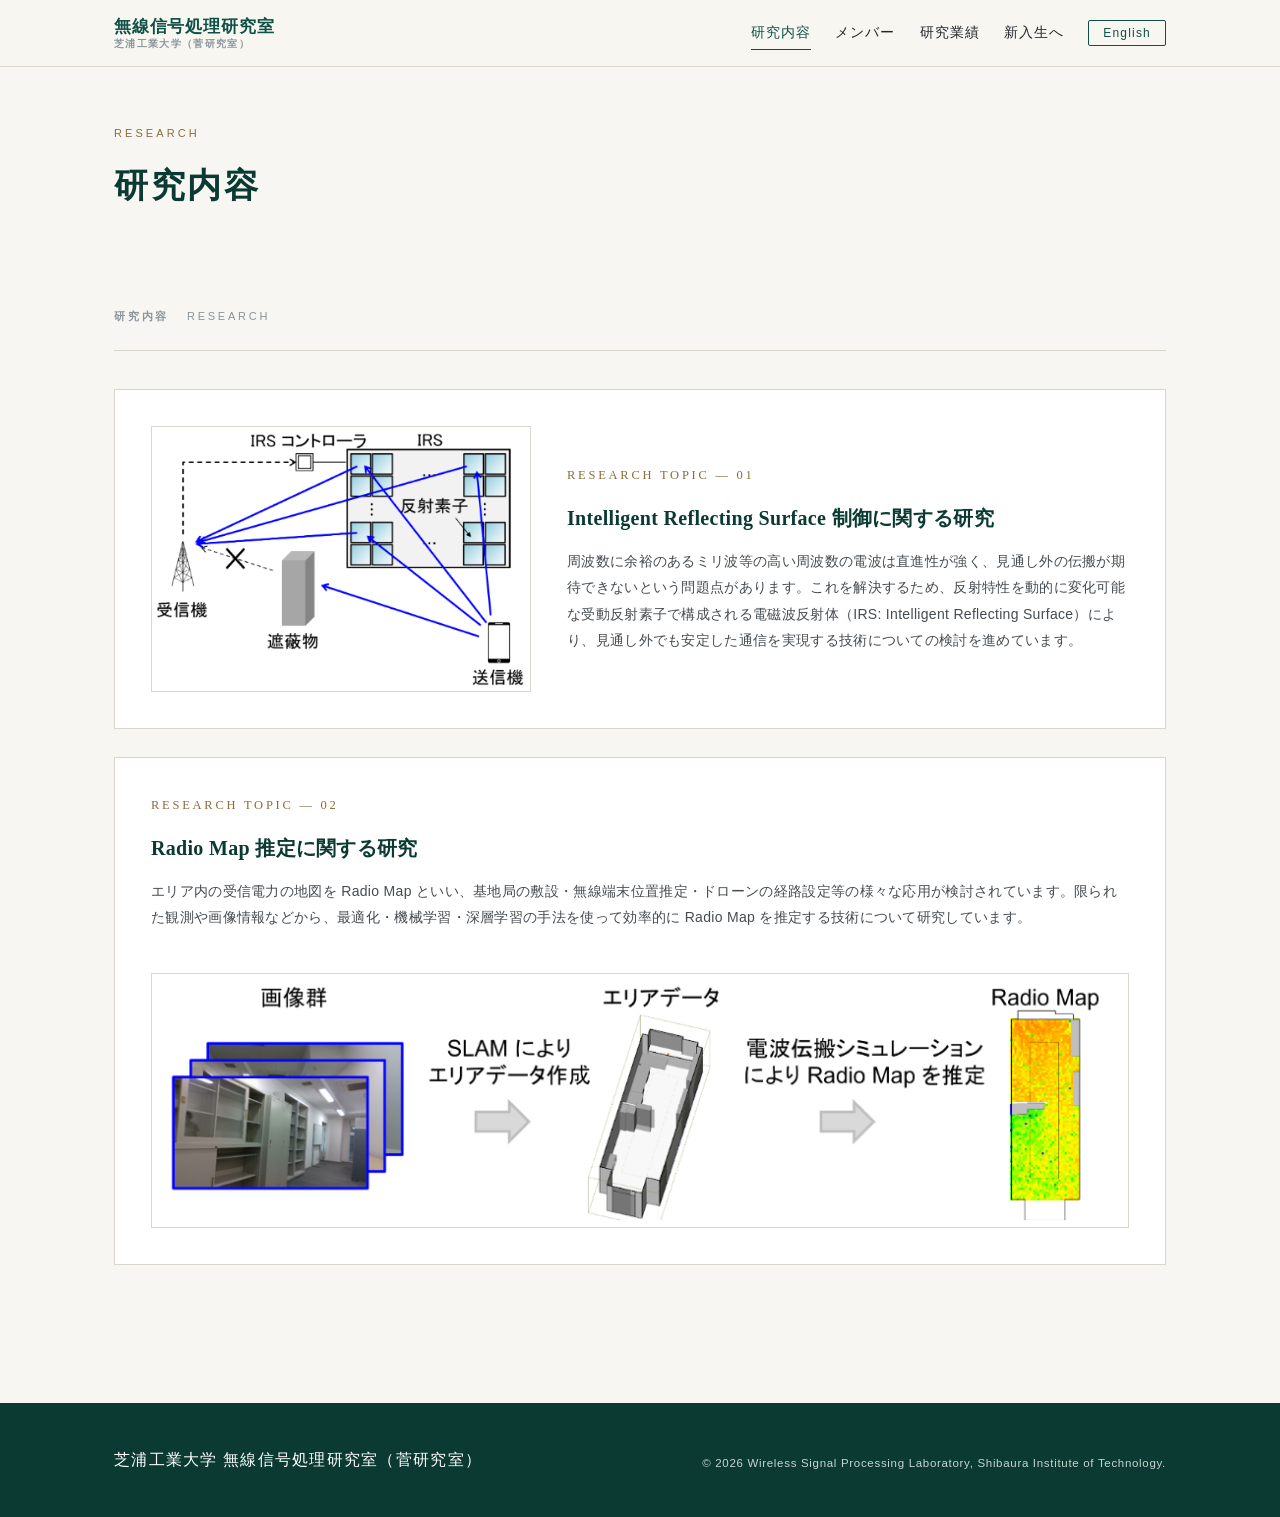
<file: research.html>
<!DOCTYPE html>
<html lang="ja" data-lang="ja">
<head>
<meta charset="UTF-8">
<meta name="viewport" content="width=device-width, initial-scale=1.0">
<title>研究内容 | 芝浦工業大学 無線信号処理研究室</title>
<link rel="stylesheet" href="style.css">
<script src="main.js" defer></script>
</head>
<body>

<header>
  <div class="header-inner">
    <a class="brand" href="index.html">
      <span class="jp">無線信号処理研究室</span><span class="en">Wireless Signal Processing Lab</span>
      <small><span class="jp">芝浦工業大学（菅研究室）</span><span class="en">Shibaura Institute of Technology — Suga Lab</span></small>
    </a>
    <button class="menu-btn" aria-label="menu" onclick="document.querySelector('nav').classList.toggle('open')">☰</button>
    <nav>
      <a href="research.html" class="active"><span class="jp">研究内容</span><span class="en">Research</span></a>
      <a href="members.html"><span class="jp">メンバー</span><span class="en">Members</span></a>
      <a href="publications.html"><span class="jp">研究業績</span><span class="en">Publications</span></a>
      <a href="newcomers.html"><span class="jp">新入生へ</span><span class="en">For Newcomers</span></a>
      <button class="lang-btn" onclick="toggleLang()"><span class="jp">English</span><span class="en">日本語</span></button>
    </nav>
  </div>
</header>

<main id="top">
  <div class="page-head">
    <div class="ph-en">RESEARCH</div>
    <h1><span class="jp">研究内容</span><span class="en">Research</span></h1>
  </div>

<section id="research" class="reveal">
    <div class="sec-head"><h2><span class="jp">研究内容</span><span class="en">Research</span></h2><span>RESEARCH</span></div>

    <div class="research-item">
      <div class="r-text">
        <div class="r-num">RESEARCH TOPIC — 01</div>
        <h3><span class="jp">Intelligent Reflecting Surface 制御に関する研究</span><span class="en">Intelligent Reflecting Surface (IRS) Control</span></h3>
        <p>
          <span class="jp">周波数に余裕のあるミリ波等の高い周波数の電波は直進性が強く、見通し外の伝搬が期待できないという問題点があります。これを解決するため、反射特性を動的に変化可能な受動反射素子で構成される電磁波反射体（IRS: Intelligent Reflecting Surface）により、見通し外でも安定した通信を実現する技術についての検討を進めています。</span>
          <span class="en">High-frequency radio waves such as millimeter waves offer abundant spectrum but propagate in nearly straight lines, making non-line-of-sight communication difficult. To solve this, we study techniques that use an Intelligent Reflecting Surface (IRS) — a reflector composed of passive elements whose reflection characteristics can be dynamically controlled — to realize stable communication even in non-line-of-sight conditions.</span>
        </p>
      </div>
      <div class="r-img">
        <img src="[data-uri]" alt="IRS制御の研究イメージ" loading="lazy">
      </div>
    </div>

    <div class="research-item r-wide">
      <div class="r-text">
        <div class="r-num">RESEARCH TOPIC — 02</div>
        <h3><span class="jp">Radio Map 推定に関する研究</span><span class="en">Radio Map Estimation</span></h3>
        <p>
          <span class="jp">エリア内の受信電力の地図を Radio Map といい、基地局の敷設・無線端末位置推定・ドローンの経路設定等の様々な応用が検討されています。限られた観測や画像情報などから、最適化・機械学習・深層学習の手法を使って効率的に Radio Map を推定する技術について研究しています。</span>
          <span class="en">A radio map is a map of received signal power within an area, with applications such as base station deployment, wireless terminal localization, and drone path planning. We study techniques for efficiently estimating radio maps from limited observations and visual information, using optimization, machine learning, and deep learning.</span>
        </p>
      </div>
      <div class="r-img">
        <img src="[data-uri]" alt="Radio Map推定の研究イメージ" loading="lazy">
      </div>
    </div>
  </section>

</main>

<footer>
  <div class="footer-inner">
    <div class="f-brand"><span class="jp">芝浦工業大学 無線信号処理研究室（菅研究室）</span><span class="en">Wireless Signal Processing Laboratory, Shibaura Institute of Technology</span></div>
    <small>&copy; 2026 Wireless Signal Processing Laboratory, Shibaura Institute of Technology.</small>
  </div>
</footer>
</body>
</html>
</file>
<file: style.css>
:root{
    --ink:#23272b;
    --paper:#f7f6f2;
    --green:#0f5045;        /* 深緑（芝浦工大カラー系） */
    --green-deep:#0a3a32;
    --mist:#8a949b;
    --line:#d9d6ce;
    --accent:#8a6d3b;       /* 金茶 */
    --max:1100px;
    --serif:"Shippori Mincho","Yu Mincho","YuMincho","Hiragino Mincho ProN","MS PMincho",serif;
    --sans:"Hiragino Kaku Gothic ProN","Yu Gothic","YuGothic","Meiryo",-apple-system,sans-serif;
  }
  *{margin:0;padding:0;box-sizing:border-box}
  html{scroll-behavior:smooth}
  body{font-family:var(--sans);color:var(--ink);background:var(--paper);line-height:1.9;font-size:15.5px;letter-spacing:.02em}

  html[data-lang="ja"] .en{display:none}
  html[data-lang="en"] .jp{display:none}

  header{position:sticky;top:0;z-index:50;background:rgba(247,246,242,.93);backdrop-filter:blur(8px);border-bottom:1px solid var(--line)}
  .header-inner{max-width:var(--max);margin:0 auto;padding:0 24px;height:66px;display:flex;align-items:center;justify-content:space-between;gap:12px}
  .brand{font-family:var(--serif);font-weight:600;font-size:16.5px;color:var(--green);text-decoration:none;letter-spacing:.05em;line-height:1.3}
  .brand small{display:block;font-size:9.5px;color:var(--mist);letter-spacing:.14em;font-family:var(--sans)}
  nav{display:flex;align-items:center;gap:24px}
  nav a{color:var(--ink);text-decoration:none;font-size:13.5px;letter-spacing:.08em;position:relative;padding:4px 0;white-space:nowrap}
  nav a::after{content:"";position:absolute;left:0;bottom:0;width:0;height:1px;background:var(--green);transition:width .25s}
  nav a:hover::after,nav a:focus-visible::after{width:100%}
  .lang-btn{border:1px solid var(--green);background:none;color:var(--green);font-size:12px;padding:5px 14px;cursor:pointer;letter-spacing:.1em;border-radius:2px;font-family:var(--sans);transition:background .2s,color .2s}
  .lang-btn:hover{background:var(--green);color:#fff}
  .menu-btn{display:none;background:none;border:none;font-size:22px;color:var(--green);cursor:pointer}

  /* hero with radio-wave arcs */
  .hero{position:relative;max-width:var(--max);margin:0 auto;padding:96px 24px 90px;overflow:hidden}
  .hero-arcs{position:absolute;right:30px;top:50%;transform:translateY(-50%);height:440px;width:auto;pointer-events:none;opacity:.6}
  .hero-eyebrow{font-size:11.5px;letter-spacing:.26em;color:var(--accent);margin-bottom:22px}
  .hero h1{font-family:var(--serif);font-weight:600;font-size:clamp(27px,4.4vw,42px);line-height:1.65;color:var(--green-deep);letter-spacing:.04em;margin-bottom:26px;position:relative}
  .hero p{max-width:36em;color:#454b50;font-size:15px;position:relative}
  .hero-meta{margin-top:30px;font-size:12.5px;color:var(--mist);letter-spacing:.1em;border-top:1px solid var(--line);display:inline-block;padding-top:12px;position:relative}

  section{max-width:var(--max);margin:0 auto;padding:70px 24px}
  .sec-head{display:flex;align-items:baseline;gap:18px;margin-bottom:38px;border-bottom:1px solid var(--line);padding-bottom:14px}
  .sec-head h2{font-family:var(--serif);font-weight:600;font-size:25px;color:var(--green-deep);letter-spacing:.08em}
  .sec-head span{font-size:11px;letter-spacing:.25em;color:var(--mist)}

  /* news */
  .news-list{list-style:none}
  .news-list li{display:grid;grid-template-columns:120px 1fr;gap:18px;padding:13px 4px;border-bottom:1px dotted var(--line);align-items:baseline;font-size:14.5px}
  .news-date{font-size:13px;color:var(--mist);font-variant-numeric:tabular-nums;white-space:nowrap}
  .news-award{color:var(--accent);font-weight:600}
  .news-list li.news-more{display:none}
  .news-list.expanded li.news-more{display:grid}
  .more-btn{margin-top:22px;border:1px solid var(--green);background:none;color:var(--green);font-size:13px;padding:9px 30px;cursor:pointer;letter-spacing:.12em;border-radius:2px;font-family:var(--sans);transition:background .2s,color .2s}
  .more-btn:hover{background:var(--green);color:#fff}

  /* research */
  .research-item{display:grid;grid-template-columns:1fr 380px;gap:36px;align-items:center;background:#fff;border:1px solid var(--line);padding:36px;margin-bottom:28px}
  .research-item:nth-child(even){grid-template-columns:380px 1fr}
  .research-item:nth-child(even) .r-text{order:2}
  .research-item:nth-child(even) .r-img{order:1}
  .r-text .r-num{font-family:var(--serif);color:var(--accent);font-size:12.5px;letter-spacing:.22em;margin-bottom:14px}
  .r-text h3{font-family:var(--serif);font-size:20px;color:var(--green-deep);margin-bottom:14px;line-height:1.6;font-weight:600}
  .r-text p{font-size:14px;color:#454b50}
  .r-img img{width:100%;height:auto;display:block;border:1px solid var(--line)}
  .research-item.r-wide{grid-template-columns:1fr}
  .research-item.r-wide .r-img{order:2;margin-top:6px}
  .research-item.r-wide .r-text{order:1}

  /* members */
  .member-group{margin-bottom:34px}
  .member-group h3{font-size:13px;letter-spacing:.22em;color:var(--mist);margin-bottom:14px;font-weight:600;border-left:3px solid var(--green);padding-left:10px}
  .member-grid{display:grid;grid-template-columns:repeat(auto-fill,minmax(190px,1fr));gap:12px}
  .m-card{background:#fff;border:1px solid var(--line);padding:15px 18px}
  .m-card .m-name{font-family:var(--serif);font-size:15.5px;color:var(--green-deep);font-weight:600}
  .m-card .m-role{font-size:11.5px;color:var(--mist);margin-top:2px;letter-spacing:.06em}
  .faculty-card{background:#fff;border:1px solid var(--line);padding:26px 30px;margin-bottom:34px;display:flex;gap:28px;align-items:center;flex-wrap:wrap}
  .faculty-card .f-photo{width:170px;height:auto;border:1px solid var(--line);flex-shrink:0}
  .faculty-card .f-romaji{font-size:13px;color:var(--mist);letter-spacing:.05em;margin-top:2px}
  .faculty-card .f-mail{font-size:13.5px;color:#454b50;margin-top:10px}
  .faculty-card .f-mail a{color:var(--green)}
  .faculty-card .f-name{font-family:var(--serif);font-size:22px;color:var(--green-deep);font-weight:600}
  .faculty-card .f-role{font-size:13px;color:var(--mist);letter-spacing:.08em}

  /* publications tabs */
  .tabs{display:flex;flex-wrap:wrap;gap:8px;margin-bottom:28px}
  .tab-btn{border:1px solid var(--line);background:#fff;color:var(--ink);font-size:12.5px;padding:8px 18px;cursor:pointer;letter-spacing:.08em;border-radius:2px;font-family:var(--sans);transition:all .2s}
  .tab-btn:hover{border-color:var(--green)}
  .tab-btn.active{background:var(--green);border-color:var(--green);color:#fff}
  .tab-panel{display:none}
  .tab-panel.active{display:block}
  .pub-list{list-style:none;counter-reset:pub}
  .pub-list li{padding:12px 4px 12px 46px;border-bottom:1px dotted var(--line);position:relative;font-size:13.5px;line-height:1.75}
  .pub-list li::before{counter-increment:pub;content:"["counter(pub)"]";position:absolute;left:2px;color:var(--accent);font-family:var(--serif);font-size:12.5px}
  .pub-list .award-mark{color:var(--accent);font-weight:600}
  .pub-note{font-size:12.5px;color:var(--mist);margin-bottom:16px}
  .plain-list{list-style:none}
  .plain-list li{padding:12px 4px;border-bottom:1px dotted var(--line);font-size:13.5px;line-height:1.75}

  /* access */
  .access-grid{display:grid;grid-template-columns:1fr 1fr;gap:40px}
  .access-block h3{font-family:var(--serif);font-size:17px;color:var(--green-deep);margin-bottom:14px;font-weight:600}
  .access-block p{font-size:14px;color:#454b50}

  footer{background:var(--green-deep);color:#c9d4d0;margin-top:40px}
  .footer-inner{max-width:var(--max);margin:0 auto;padding:42px 24px;display:flex;justify-content:space-between;align-items:flex-end;flex-wrap:wrap;gap:20px}
  .footer-inner .f-brand{font-family:var(--serif);color:#fff;font-size:16px;letter-spacing:.08em}
  .footer-inner small{font-size:11.5px;letter-spacing:.06em}

  .reveal{opacity:0;transform:translateY(14px);transition:opacity .6s ease,transform .6s ease}
  .reveal.visible{opacity:1;transform:none}
  @media (prefers-reduced-motion:reduce){
    .reveal{opacity:1;transform:none;transition:none}
    html{scroll-behavior:auto}
  }

  @media (max-width:860px){
    nav{position:fixed;inset:66px 0 auto 0;background:var(--paper);flex-direction:column;gap:0;border-bottom:1px solid var(--line);display:none;padding:8px 0;align-items:stretch}
    nav.open{display:flex}
    nav a{padding:14px 24px;width:100%}
    .menu-btn{display:block}
    .lang-btn{margin:12px 24px}
    .hero{padding:64px 24px}
    .hero-arcs{opacity:.25}
    .research-item,.research-item:nth-child(even){grid-template-columns:1fr}
    .research-item:nth-child(even) .r-text{order:1}
    .research-item:nth-child(even) .r-img{order:2}
    .access-grid{grid-template-columns:1fr}
    .news-list li{grid-template-columns:1fr}
  }

  /* multi-page additions */
  nav a.active{color:var(--green)}
  nav a.active::after{width:100%}
  .page-head{max-width:var(--max);margin:0 auto;padding:56px 24px 0}
  .page-head h1{font-family:var(--serif);font-weight:600;font-size:clamp(24px,3.6vw,34px);color:var(--green-deep);letter-spacing:.08em}
  .page-head .ph-en{font-size:11px;letter-spacing:.28em;color:var(--accent);margin-bottom:10px}

  /* ---- for newcomers page ---- */
  .intro-msg{background:#fff;border:1px solid var(--line);border-left:4px solid var(--green);padding:26px 30px;font-size:15px;color:#454b50;margin-bottom:14px}
  .intro-msg strong{color:var(--green-deep)}

  .timeline{position:relative;margin:10px 0 10px 8px;padding-left:34px}
  .timeline::before{content:"";position:absolute;left:8px;top:6px;bottom:6px;width:2px;background:var(--line)}
  .tl-item{position:relative;padding:0 0 30px 0}
  .tl-item:last-child{padding-bottom:0}
  .tl-item::before{content:"";position:absolute;left:-32px;top:7px;width:12px;height:12px;border-radius:50%;background:var(--paper);border:3px solid var(--green)}
  .tl-item.milestone::before{background:var(--accent);border-color:var(--accent)}
  .tl-period{font-family:var(--serif);font-size:14px;color:var(--accent);letter-spacing:.12em;margin-bottom:4px}
  .tl-body h3{font-family:var(--serif);font-size:17.5px;color:var(--green-deep);font-weight:600;line-height:1.6}
  .tl-item.milestone .tl-body h3::after{content:"★";color:var(--accent);font-size:13px;margin-left:8px;vertical-align:2px}
  .tl-body p{font-size:13.5px;color:#4a4f56;margin-top:4px}
  .tl-photo{margin-top:14px;max-width:420px}

  .event-grid{display:grid;grid-template-columns:repeat(4,1fr);gap:16px}
  .ev-card{background:#fff;border:1px solid var(--line);padding:22px 20px;text-align:center}
  .ev-card .ev-month{font-family:var(--serif);font-size:13px;color:var(--accent);letter-spacing:.2em;margin-bottom:8px}
  .ev-card h3{font-family:var(--serif);font-size:16.5px;color:var(--green-deep);font-weight:600}

  .photo-fig{margin:0}
  .photo-fig img{width:100%;aspect-ratio:4/3;object-fit:cover;display:block;border:1px solid var(--line);background:repeating-linear-gradient(45deg,#eceae4,#eceae4 12px,#f2f0ea 12px,#f2f0ea 24px)}
  .photo-fig figcaption{font-size:12.5px;color:var(--mist);margin-top:8px;letter-spacing:.04em}

  /* ---- photo slideshow ---- */
  .slideshow{position:relative;max-width:720px;margin:0 auto}
  .slideshow .slides{position:relative;border:1px solid var(--line);background:#fff;overflow:hidden}
  .slideshow .slide{display:none;margin:0}
  .slideshow .slide.active{display:block;animation:slideFade .8s ease}
  @keyframes slideFade{from{opacity:0}to{opacity:1}}
  .slideshow .slide img{width:100%;aspect-ratio:16/10;object-fit:cover;display:block;background:repeating-linear-gradient(45deg,#eceae4,#eceae4 12px,#f2f0ea 12px,#f2f0ea 24px)}
  .slideshow .slide figcaption{font-family:var(--serif);font-size:14px;color:var(--green-deep);letter-spacing:.06em;text-align:center;padding:12px 16px;border-top:1px solid var(--line)}
  .slideshow .dots{display:flex;justify-content:center;gap:10px;margin-top:16px}
  .slideshow .dot{width:9px;height:9px;border-radius:50%;border:1px solid var(--green);background:transparent;cursor:pointer;padding:0;transition:background .2s}
  .slideshow .dot.active{background:var(--green)}
  @media (prefers-reduced-motion:reduce){.slideshow .slide.active{animation:none}}

  .sub-head{font-family:var(--serif);font-size:19px;color:var(--green-deep);font-weight:600;letter-spacing:.08em;margin:52px 0 24px;border-left:4px solid var(--green);padding-left:12px}
  .sub-head:first-of-type{margin-top:36px}

  @media (max-width:860px){
    .event-grid{grid-template-columns:repeat(2,1fr)}
    .photo-grid{grid-template-columns:1fr}
  }
</file>
